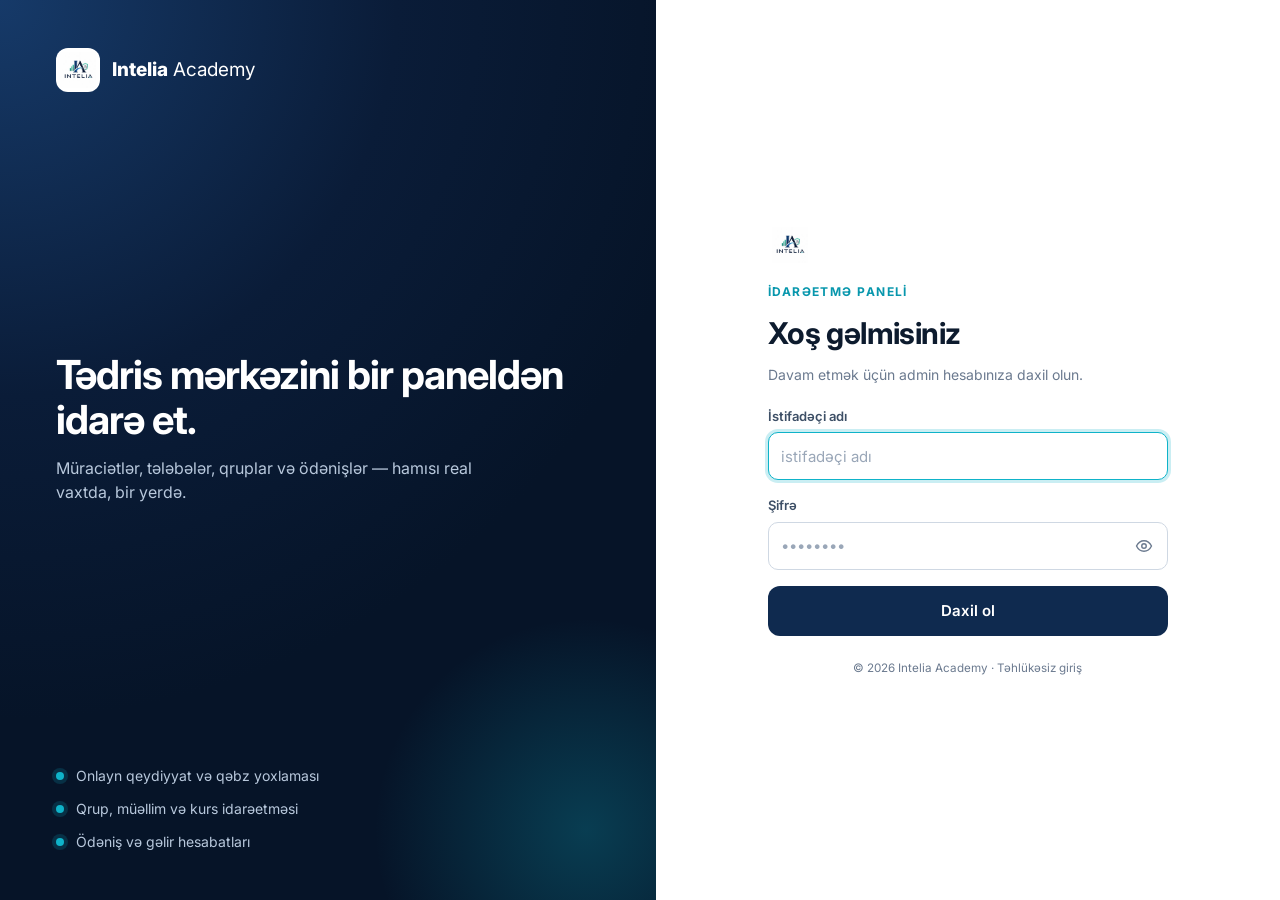
<file: index.html>
<!DOCTYPE html>
<html lang="az">
<head>
  <meta charset="UTF-8">
  <meta name="viewport" content="width=device-width, initial-scale=1.0">
  <meta name="theme-color" content="#0a1c38">
  <meta name="robots" content="noindex, nofollow">
  <title>Admin Panel — Intelia Academy</title>
  <link rel="icon" type="image/png" href="assets/logo.png">
  <link rel="preconnect" href="https://fonts.googleapis.com">
  <link rel="preconnect" href="https://fonts.gstatic.com" crossorigin>
  <link href="https://fonts.googleapis.com/css2?family=Inter:wght@400;500;600;700;800&display=swap" rel="stylesheet">
  <link rel="stylesheet" href="common.css">
  <link rel="stylesheet" href="style.css">
</head>
<body>

<!-- ============ LOGIN ============ -->
<div id="loginPage" class="login-page hidden">
  <section class="login-brand">
    <div class="login-brand-inner">
      <div class="brand-row">
        <span class="logo-chip"><img src="assets/logo.png" alt=""></span>
        <span><b>Intelia</b> Academy</span>
      </div>
      <div>
        <h1>Tədris mərkəzini bir paneldən idarə et.</h1>
        <p>Müraciətlər, tələbələr, qruplar və ödənişlər — hamısı real vaxtda, bir yerdə.</p>
      </div>
      <ul class="login-points">
        <li>Onlayn qeydiyyat və qəbz yoxlaması</li>
        <li>Qrup, müəllim və kurs idarəetməsi</li>
        <li>Ödəniş və gəlir hesabatları</li>
      </ul>
    </div>
  </section>

  <section class="login-panel">
    <form class="login-box" id="loginForm" novalidate>
      <span class="logo-chip mobile-only"><img src="assets/logo.png" alt="Intelia Academy"></span>
      <span class="eyebrow">İdarəetmə paneli</span>
      <h2>Xoş gəlmisiniz</h2>
      <p class="muted">Davam etmək üçün admin hesabınıza daxil olun.</p>

      <div class="field">
        <label for="username">İstifadəçi adı</label>
        <input class="input input-lg" id="username" name="username" autocomplete="username" autocapitalize="none" spellcheck="false" placeholder="istifadəçi adı" required>
      </div>
      <div class="field">
        <label for="password">Şifrə</label>
        <div class="password-wrap">
          <input class="input input-lg" id="password" name="password" type="password" autocomplete="current-password" placeholder="••••••••" required>
          <button type="button" class="pw-toggle" id="pwToggle" aria-label="Şifrəni göstər"></button>
        </div>
      </div>

      <div id="loginError"></div>

      <button class="btn btn-dark btn-lg btn-block" id="loginBtn" type="submit">Daxil ol</button>
      <small class="login-foot">© <span class="year"></span> Intelia Academy · Təhlükəsiz giriş</small>
    </form>
  </section>
</div>

<!-- ============ APP ============ -->
<div id="app" class="app hidden">

  <aside class="sidebar" id="sidebar">
    <div class="brand">
      <span class="logo-chip"><img src="assets/logo.png" alt=""></span>
      <div><b>Intelia</b><small>Academy CRM</small></div>
    </div>

    <nav class="nav" id="nav"></nav>

    <div class="sidebar-foot">
      <button class="nav-item" id="logoutBtn" type="button"></button>
    </div>
  </aside>
  <div class="sidebar-backdrop" id="backdrop"></div>

  <main class="main">
    <header class="topbar">
      <button class="btn btn-ghost btn-icon menu-btn" id="menuBtn" type="button" aria-label="Menyu"></button>
      <div class="topbar-title">
        <h1 id="pageTitle">Dashboard</h1>
        <p id="pageSub"></p>
      </div>
      <div class="topbar-actions">
        <button class="btn btn-outline btn-sm hide-sm" id="copyLinkBtn" type="button"></button>
        <div class="admin-chip">
          <div class="avatar" id="adminAvatar">A</div>
          <div class="hide-sm"><b id="adminName">Admin</b><small id="adminRole"></small></div>
        </div>
      </div>
    </header>

    <div id="content" class="content"></div>
  </main>
</div>

<div id="modalRoot"></div>

<script src="common.js"></script>
<script src="script.js"></script>
</body>
</html>
</file>
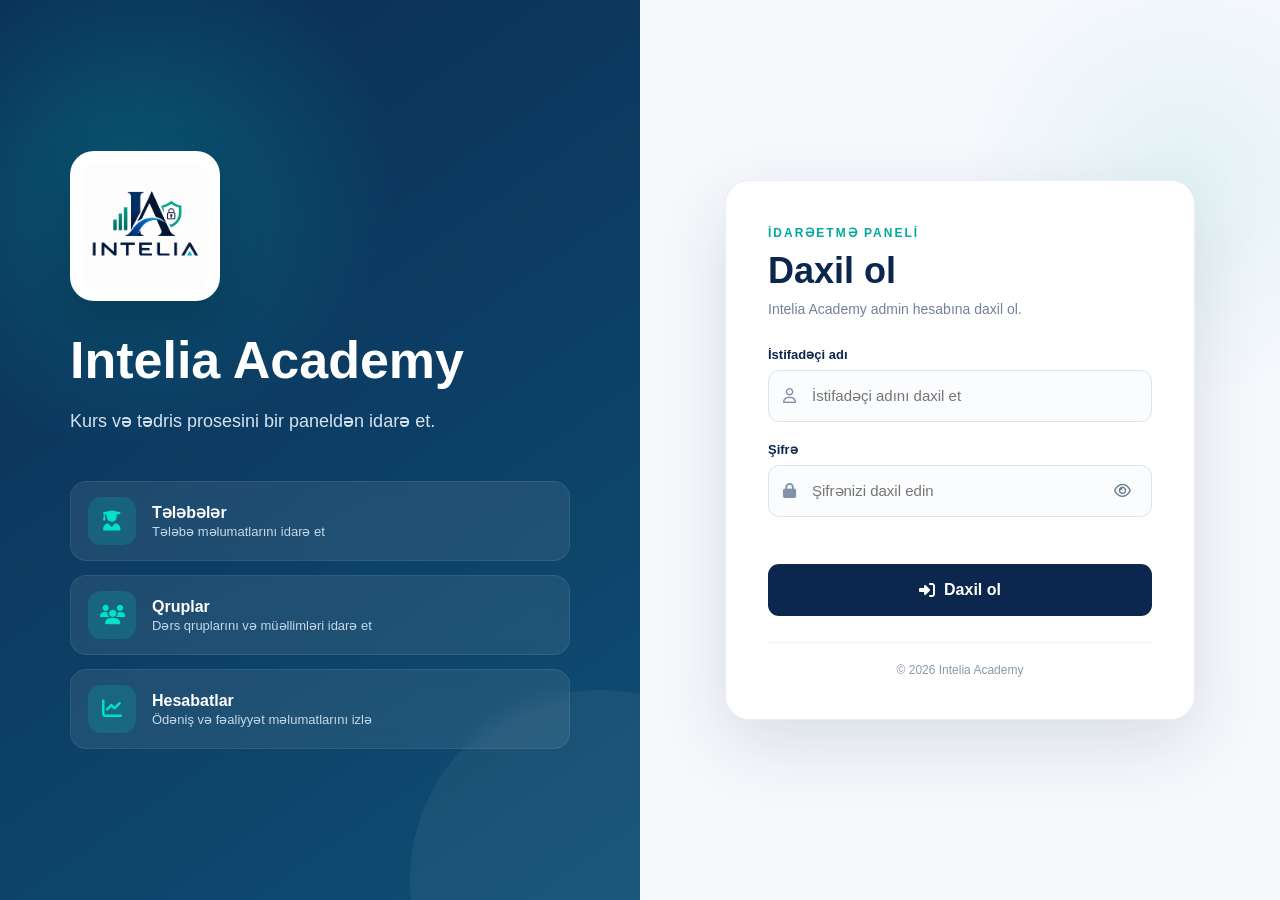
<file: legacy-site/index.html>
<!DOCTYPE html>
<html lang="az">
<head>
  <meta charset="UTF-8">
  <meta name="viewport" content="width=device-width, initial-scale=1.0">

  <title>Intelia Academy - Giriş</title>

  <link rel="stylesheet" href="./login.css">

  <link
    rel="stylesheet"
    href="https://cdnjs.cloudflare.com/ajax/libs/font-awesome/6.5.2/css/all.min.css"
  >
</head>

<body>

  <div class="login-page">

    <section class="login-left">

      <div class="brand-box">

        <img
          src="./assets/logo.png"
          alt="Intelia Academy"
          class="login-logo"
        >

        <h1>
          Intelia Academy
        </h1>

        <p>
          Kurs və tədris prosesini bir paneldən idarə et.
        </p>

      </div>


      <div class="feature-list">

        <div class="feature-item">

          <div class="feature-icon">
            <i class="fa-solid fa-user-graduate"></i>
          </div>

          <div>
            <strong>Tələbələr</strong>
            <span>Tələbə məlumatlarını idarə et</span>
          </div>

        </div>


        <div class="feature-item">

          <div class="feature-icon">
            <i class="fa-solid fa-users"></i>
          </div>

          <div>
            <strong>Qruplar</strong>
            <span>Dərs qruplarını və müəllimləri idarə et</span>
          </div>

        </div>


        <div class="feature-item">

          <div class="feature-icon">
            <i class="fa-solid fa-chart-line"></i>
          </div>

          <div>
            <strong>Hesabatlar</strong>
            <span>Ödəniş və fəaliyyət məlumatlarını izlə</span>
          </div>

        </div>

      </div>

    </section>


    <section class="login-right">

      <div class="login-card">

        <div class="login-heading">

          <span>
            İDARƏETMƏ PANELİ
          </span>

          <h2>
            Daxil ol
          </h2>

          <p>
            Intelia Academy admin hesabına daxil ol.
          </p>

        </div>


        <form id="loginForm">

          <div class="form-group">

            <label for="username">
              İstifadəçi adı
            </label>

            <div class="input-wrap">

              <i class="fa-regular fa-user"></i>

              <input
                id="username"
                type="text"
                placeholder="İstifadəçi adını daxil et"
                autocomplete="username"
                required
              >

            </div>

          </div>


          <div class="form-group">

            <label for="password">
              Şifrə
            </label>

            <div class="input-wrap">

              <i class="fa-solid fa-lock"></i>

              <input
                id="password"
                type="password"
                placeholder="Şifrənizi daxil edin"
                autocomplete="current-password"
                required
              >

              <button
                type="button"
                id="togglePassword"
                class="password-toggle"
                aria-label="Şifrəni göstər"
              >
                <i class="fa-regular fa-eye"></i>
              </button>

            </div>

          </div>


          <p
            id="loginError"
            class="login-error"
          ></p>


          <button
            type="submit"
            class="login-button"
          >
            <i class="fa-solid fa-right-to-bracket"></i>
            Daxil ol
          </button>

        </form>


        <div class="login-footer">
          <p>
            © 2026 Intelia Academy
          </p>
        </div>

      </div>

    </section>

  </div>


  <script src="./login.js"></script>

</body>
</html>
</file>
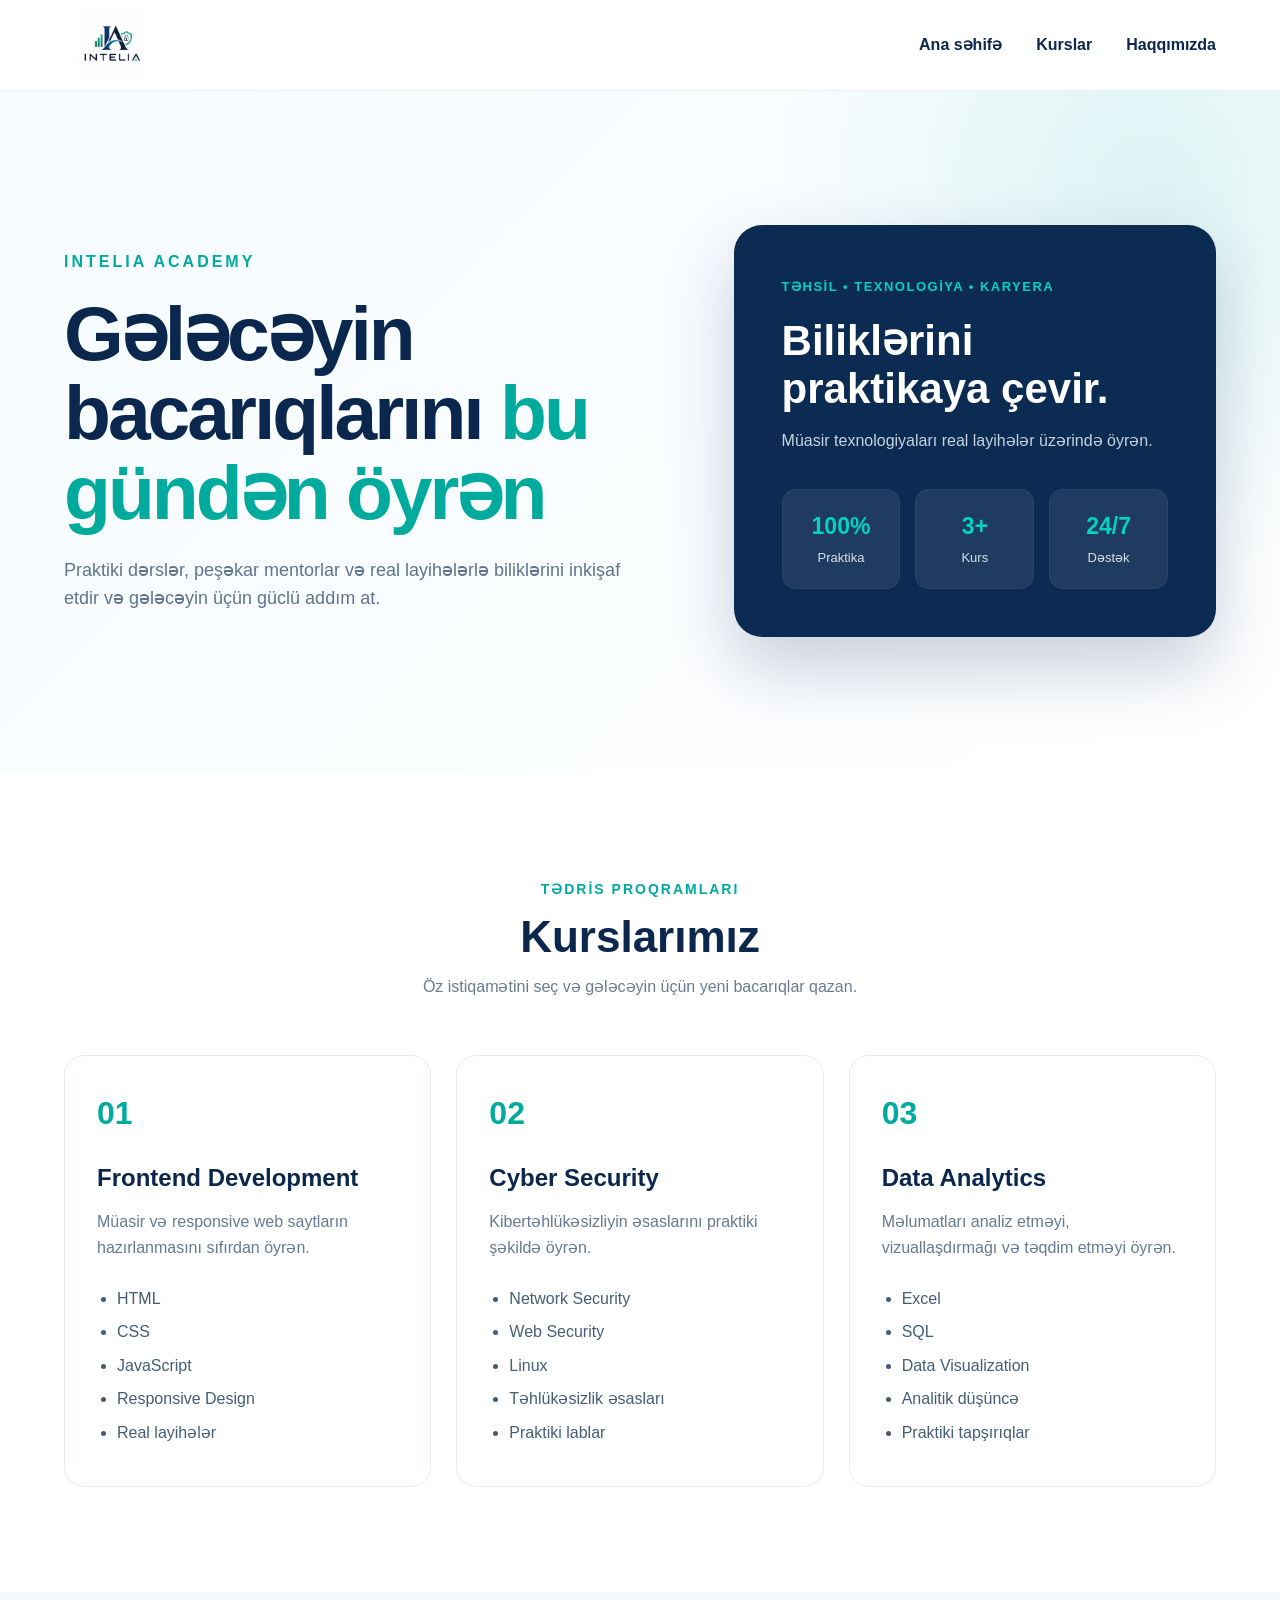
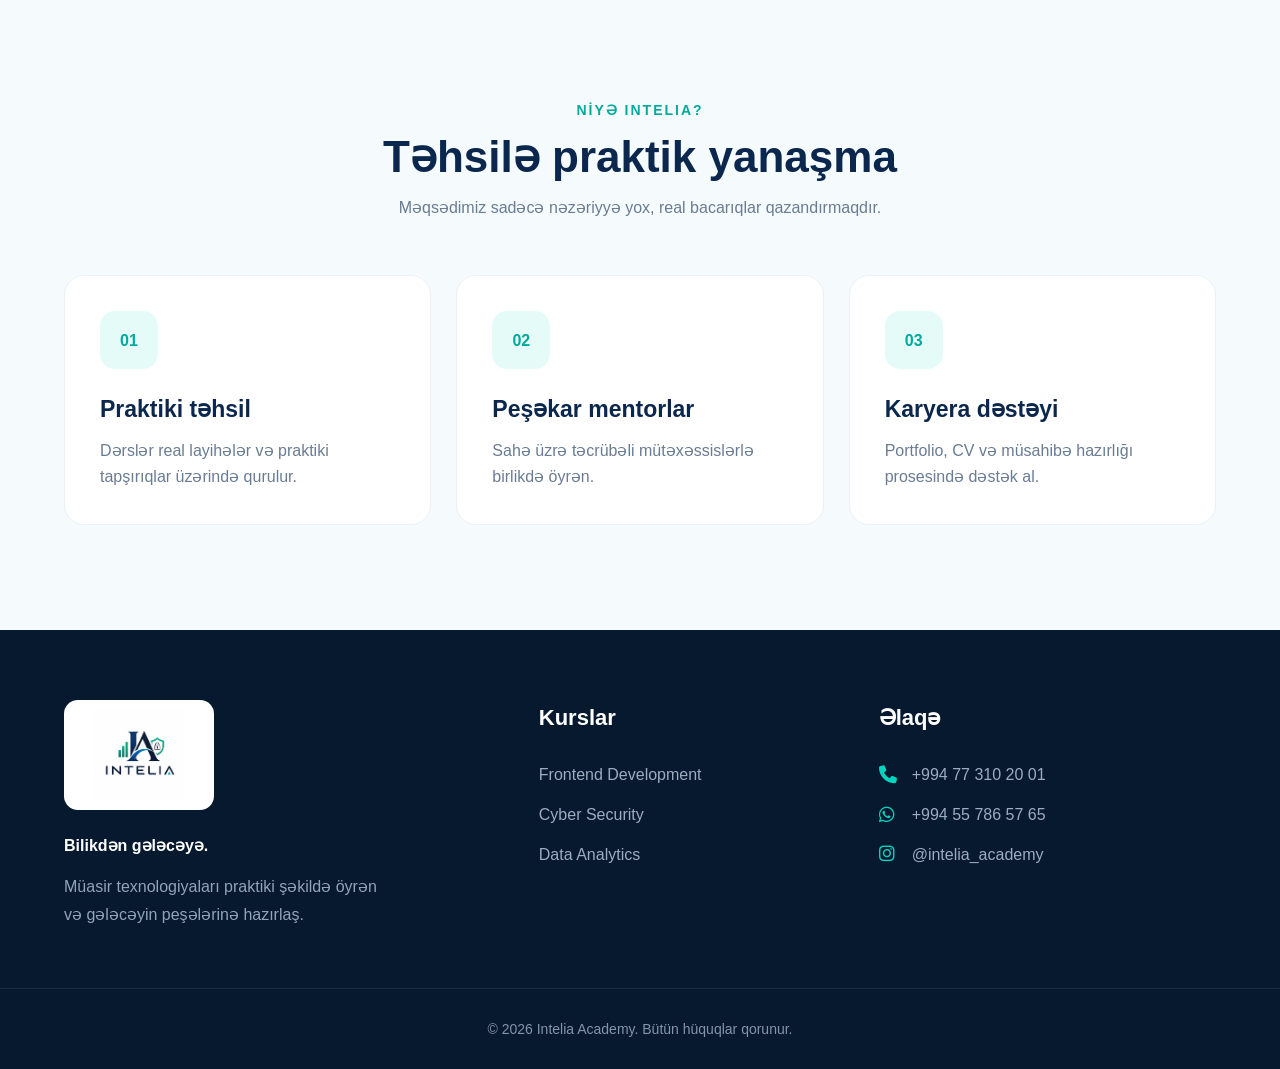
<file: home.html>
<!DOCTYPE html>
<html lang="az">
<head>
  <meta charset="UTF-8">
  <meta name="viewport" content="width=device-width, initial-scale=1.0">

  <title>Intelia Academy</title>

  <link rel="stylesheet" href="./styles.css">

  <link
    rel="stylesheet"
    href="https://cdnjs.cloudflare.com/ajax/libs/font-awesome/6.5.2/css/all.min.css"
  >
</head>

<body>

  <header class="header">
    <div class="container navbar">

      <a href="#home" class="logo">
        <img src="./assets/logo.png" alt="Intelia Academy">
      </a>

      <nav class="nav-links" id="navLinks">
        <a href="#home">Ana səhifə</a>
        <a href="#courses">Kurslar</a>
        <a href="#about">Haqqımızda</a>
      </nav>

      <button class="menu-btn" id="menuBtn" aria-label="Menyu">
        <i class="fa-solid fa-bars"></i>
      </button>

    </div>
  </header>


  <main>

    <!-- HERO -->
    <section class="hero" id="home">

      <div class="container hero-grid">

        <div class="hero-text">

          <span class="badge">
            INTELIA ACADEMY
          </span>

          <h1>
            Gələcəyin bacarıqlarını
            <span>bu gündən öyrən</span>
          </h1>

          <p>
            Praktiki dərslər, peşəkar mentorlar və real layihələrlə
            biliklərini inkişaf etdir və gələcəyin üçün güclü addım at.
          </p>

        </div>


        <div class="hero-panel">

          <span class="panel-small">
            TƏHSİL • TEXNOLOGİYA • KARYERA
          </span>

          <h2>
            Biliklərini praktikaya çevir.
          </h2>

          <p>
            Müasir texnologiyaları real layihələr üzərində öyrən.
          </p>

          <div class="stats">

            <div class="stat">
              <strong>100%</strong>
              <span>Praktika</span>
            </div>

            <div class="stat">
              <strong>3+</strong>
              <span>Kurs</span>
            </div>

            <div class="stat">
              <strong>24/7</strong>
              <span>Dəstək</span>
            </div>

          </div>

        </div>

      </div>

    </section>


    <!-- COURSES -->
    <section class="section" id="courses">

      <div class="container">

        <div class="section-heading">

          <span>TƏDRİS PROQRAMLARI</span>

          <h2>
            Kurslarımız
          </h2>

          <p>
            Öz istiqamətini seç və gələcəyin üçün yeni bacarıqlar qazan.
          </p>

        </div>


        <div class="course-grid">

          <article class="course-card">

            <div class="course-number">
              01
            </div>

            <h3>
              Frontend Development
            </h3>

            <p>
              Müasir və responsive web saytların hazırlanmasını sıfırdan öyrən.
            </p>

            <ul>
              <li>HTML</li>
              <li>CSS</li>
              <li>JavaScript</li>
              <li>Responsive Design</li>
              <li>Real layihələr</li>
            </ul>

          </article>


          <article class="course-card">

            <div class="course-number">
              02
            </div>

            <h3>
              Cyber Security
            </h3>

            <p>
              Kibertəhlükəsizliyin əsaslarını praktiki şəkildə öyrən.
            </p>

            <ul>
              <li>Network Security</li>
              <li>Web Security</li>
              <li>Linux</li>
              <li>Təhlükəsizlik əsasları</li>
              <li>Praktiki lablar</li>
            </ul>

          </article>


          <article class="course-card">

            <div class="course-number">
              03
            </div>

            <h3>
              Data Analytics
            </h3>

            <p>
              Məlumatları analiz etməyi, vizuallaşdırmağı və təqdim etməyi öyrən.
            </p>

            <ul>
              <li>Excel</li>
              <li>SQL</li>
              <li>Data Visualization</li>
              <li>Analitik düşüncə</li>
              <li>Praktiki tapşırıqlar</li>
            </ul>

          </article>

        </div>

      </div>

    </section>


    <!-- ABOUT -->
    <section class="section about" id="about">

      <div class="container">

        <div class="section-heading">

          <span>
            NİYƏ INTELIA?
          </span>

          <h2>
            Təhsilə praktik yanaşma
          </h2>

          <p>
            Məqsədimiz sadəcə nəzəriyyə yox, real bacarıqlar qazandırmaqdır.
          </p>

        </div>


        <div class="feature-grid">

          <article class="feature-card">

            <div class="feature-number">
              01
            </div>

            <h3>
              Praktiki təhsil
            </h3>

            <p>
              Dərslər real layihələr və praktiki tapşırıqlar üzərində qurulur.
            </p>

          </article>


          <article class="feature-card">

            <div class="feature-number">
              02
            </div>

            <h3>
              Peşəkar mentorlar
            </h3>

            <p>
              Sahə üzrə təcrübəli mütəxəssislərlə birlikdə öyrən.
            </p>

          </article>


          <article class="feature-card">

            <div class="feature-number">
              03
            </div>

            <h3>
              Karyera dəstəyi
            </h3>

            <p>
              Portfolio, CV və müsahibə hazırlığı prosesində dəstək al.
            </p>

          </article>

        </div>

      </div>

    </section>

  </main>


  <!-- FOOTER -->
  <footer class="footer">

    <div class="container footer-grid">

      <div class="footer-brand">

        <img
          src="./assets/logo.png"
          alt="Intelia Academy"
          class="footer-logo"
        >

        <p>
          Bilikdən gələcəyə.
        </p>

        <p class="footer-description">
          Müasir texnologiyaları praktiki şəkildə öyrən və gələcəyin
          peşələrinə hazırlaş.
        </p>

      </div>


      <div class="footer-column">

        <h3>
          Kurslar
        </h3>

        <a href="#courses">
          Frontend Development
        </a>

        <a href="#courses">
          Cyber Security
        </a>

        <a href="#courses">
          Data Analytics
        </a>

      </div>


      <div class="footer-column footer-contact">

        <h3>
          Əlaqə
        </h3>

        <a href="tel:+994773102001">
          <i class="fa-solid fa-phone"></i>
          +994 77 310 20 01
        </a>

        <a
          href="https://wa.me/994557865765"
          target="_blank"
          rel="noopener noreferrer"
        >
          <i class="fa-brands fa-whatsapp"></i>
          +994 55 786 57 65
        </a>

        <a
          href="https://instagram.com/intelia_academy"
          target="_blank"
          rel="noopener noreferrer"
        >
          <i class="fa-brands fa-instagram"></i>
          @intelia_academy
        </a>

      </div>

    </div>


    <div class="footer-bottom">

      <div class="container footer-bottom-content">

        <p>
          © 2026 Intelia Academy. Bütün hüquqlar qorunur.
        </p>

      </div>

    </div>

  </footer>


  <script src="./script.js"></script>

</body>
</html>
</file>
<file: common.css>
/* Intelia Academy — ortaq dizayn sistemi (admin panel + qeydiyyat) */

:root {
  --navy-950: #061428;
  --navy-900: #0a1c38;
  --navy-800: #0f2a4f;
  --navy-700: #163a69;
  --blue-600: #1f4fa0;
  --cyan-700: #0a7f92;
  --cyan-600: #0897ad;
  --cyan-500: #0fb3c9;
  --cyan-100: #d5f4f8;
  --cyan-50: #ecfafc;
  --green-600: #138a68;
  --green-50: #e7f6f0;
  --amber-600: #b26b00;
  --amber-50: #fff5e0;
  --red-600: #c7354d;
  --red-50: #fdecef;
  --violet-600: #5a4fcf;
  --violet-50: #efedfd;

  --bg: #f3f6fa;
  --surface: #ffffff;
  --surface-2: #f7f9fc;
  --border: #e2e8f0;
  --border-strong: #cfd8e3;
  --text: #0d1b2e;
  --text-2: #3d4f66;
  --muted: #6b7a8f;

  --radius-sm: 8px;
  --radius: 12px;
  --radius-lg: 16px;
  --shadow-sm: 0 1px 2px rgba(10, 28, 56, .06);
  --shadow: 0 1px 3px rgba(10, 28, 56, .06), 0 8px 24px rgba(10, 28, 56, .06);
  --shadow-lg: 0 24px 64px rgba(6, 20, 40, .22);
  --ring: 0 0 0 3px rgba(15, 179, 201, .22);

  --font: "Inter", "Segoe UI", system-ui, -apple-system, Roboto, Arial, sans-serif;
}

*, *::before, *::after { box-sizing: border-box; }

html { -webkit-text-size-adjust: 100%; }

body {
  margin: 0;
  font-family: var(--font);
  font-size: 14px;
  line-height: 1.5;
  color: var(--text);
  background: var(--bg);
  -webkit-font-smoothing: antialiased;
}

button, input, select, textarea { font: inherit; color: inherit; }
img { max-width: 100%; display: block; }
a { color: var(--cyan-700); text-decoration: none; }
a:hover { text-decoration: underline; }
.hidden { display: none !important; }
.sr-only { position: absolute; width: 1px; height: 1px; overflow: hidden; clip: rect(0 0 0 0); white-space: nowrap; }

.icon { width: 18px; height: 18px; flex-shrink: 0; stroke: currentColor; fill: none; stroke-width: 1.9; stroke-linecap: round; stroke-linejoin: round; }
.icon-sm { width: 15px; height: 15px; }
.icon-lg { width: 22px; height: 22px; }

/* ---------- Buttons ---------- */

.btn {
  display: inline-flex; align-items: center; justify-content: center; gap: 8px;
  height: 40px; padding: 0 16px;
  border-radius: 10px; border: 1px solid transparent;
  font-weight: 600; font-size: 14px; white-space: nowrap;
  cursor: pointer; transition: background .15s, border-color .15s, box-shadow .15s, color .15s;
  text-decoration: none !important;
}
.btn:focus-visible { outline: none; box-shadow: var(--ring); }
.btn:disabled { opacity: .55; cursor: not-allowed; }
.btn-primary { background: var(--cyan-600); color: #fff; }
.btn-primary:hover:not(:disabled) { background: var(--cyan-700); }
.btn-dark { background: var(--navy-800); color: #fff; }
.btn-dark:hover:not(:disabled) { background: var(--navy-700); }
.btn-outline { background: var(--surface); border-color: var(--border-strong); color: var(--text-2); }
.btn-outline:hover:not(:disabled) { background: var(--surface-2); border-color: var(--muted); color: var(--text); }
.btn-ghost { background: transparent; color: var(--text-2); }
.btn-ghost:hover:not(:disabled) { background: var(--surface-2); color: var(--text); }
.btn-success { background: var(--green-600); color: #fff; }
.btn-success:hover:not(:disabled) { background: #0f7356; }
.btn-danger { background: var(--red-600); color: #fff; }
.btn-danger:hover:not(:disabled) { background: #a92a40; }
.btn-danger-soft { background: var(--red-50); color: var(--red-600); }
.btn-danger-soft:hover:not(:disabled) { background: #f9d9df; }
.btn-sm { height: 32px; padding: 0 11px; font-size: 13px; border-radius: 8px; gap: 6px; }
.btn-lg { height: 50px; padding: 0 22px; font-size: 15px; border-radius: 12px; }
.btn-block { width: 100%; }
.btn-icon { width: 34px; height: 34px; padding: 0; border-radius: 8px; }

.spinner {
  width: 16px; height: 16px; border-radius: 50%;
  border: 2px solid currentColor; border-right-color: transparent;
  animation: spin .7s linear infinite; display: inline-block;
}
@keyframes spin { to { transform: rotate(360deg); } }

/* ---------- Forms ---------- */

.field { display: flex; flex-direction: column; gap: 6px; min-width: 0; }
.field > label, .label { font-size: 13px; font-weight: 600; color: var(--text-2); }
.field .req { color: var(--red-600); }
.hint { font-size: 12px; color: var(--muted); }

.input, .select, .textarea {
  width: 100%; height: 42px; padding: 0 12px;
  background: var(--surface); border: 1px solid var(--border-strong); border-radius: 10px;
  outline: none; transition: border-color .15s, box-shadow .15s; font-size: 14px;
}
.textarea { height: auto; min-height: 90px; padding: 10px 12px; resize: vertical; }
.select {
  appearance: none; padding-right: 34px; cursor: pointer;
  background-image: url("data:image/svg+xml,%3Csvg xmlns='http://www.w3.org/2000/svg' width='12' height='12' viewBox='0 0 24 24' fill='none' stroke='%236b7a8f' stroke-width='2.4' stroke-linecap='round' stroke-linejoin='round'%3E%3Cpath d='m6 9 6 6 6-6'/%3E%3C/svg%3E");
  background-repeat: no-repeat; background-position: right 12px center;
}
.input:focus, .select:focus, .textarea:focus { border-color: var(--cyan-500); box-shadow: var(--ring); }
.input::placeholder, .textarea::placeholder { color: #9aa7b8; }
.field.invalid .input, .field.invalid .select, .field.invalid .textarea { border-color: var(--red-600); }
.field.invalid .input:focus, .field.invalid .select:focus { box-shadow: 0 0 0 3px rgba(199, 53, 77, .16); }
.field-error { font-size: 12px; color: var(--red-600); min-height: 0; }
.field-error:empty { display: none; }

.form-grid { display: grid; grid-template-columns: repeat(2, minmax(0, 1fr)); gap: 16px; }
.form-grid .full { grid-column: 1 / -1; }

.switch { display: inline-flex; align-items: center; gap: 10px; cursor: pointer; user-select: none; font-weight: 500; }
.switch input { position: absolute; opacity: 0; pointer-events: none; }
.switch .track { width: 38px; height: 22px; border-radius: 99px; background: var(--border-strong); position: relative; transition: background .15s; flex-shrink: 0; }
.switch .track::after { content: ""; position: absolute; top: 3px; left: 3px; width: 16px; height: 16px; border-radius: 50%; background: #fff; box-shadow: var(--shadow-sm); transition: transform .15s; }
.switch input:checked + .track { background: var(--cyan-600); }
.switch input:checked + .track::after { transform: translateX(16px); }
.switch input:focus-visible + .track { box-shadow: var(--ring); }

.alert { display: flex; gap: 10px; align-items: flex-start; padding: 12px 14px; border-radius: 10px; font-size: 13.5px; }
.alert-error { background: var(--red-50); color: #8e1f33; }
.alert-info { background: var(--cyan-50); color: #075a68; }
.alert-success { background: var(--green-50); color: #0c5c45; }
.alert-warning { background: var(--amber-50); color: #7a4a00; }

/* ---------- Badges ---------- */

.badge {
  display: inline-flex; align-items: center; gap: 6px;
  height: 24px; padding: 0 10px; border-radius: 99px;
  font-size: 12px; font-weight: 600; white-space: nowrap;
  background: var(--surface-2); color: var(--text-2);
}
.badge::before { content: ""; width: 6px; height: 6px; border-radius: 50%; background: currentColor; opacity: .85; }
.badge.no-dot::before { display: none; }
.badge-cyan { background: var(--cyan-50); color: var(--cyan-700); }
.badge-blue { background: #e9f0fb; color: var(--blue-600); }
.badge-violet { background: var(--violet-50); color: var(--violet-600); }
.badge-green { background: var(--green-50); color: var(--green-600); }
.badge-amber { background: var(--amber-50); color: var(--amber-600); }
.badge-red { background: var(--red-50); color: var(--red-600); }
.badge-gray { background: #eef1f5; color: var(--muted); }

/* ---------- Toast ---------- */

.toast-stack { position: fixed; z-index: 1000; right: 20px; bottom: 20px; display: flex; flex-direction: column; gap: 10px; max-width: calc(100vw - 32px); }
.toast {
  display: flex; align-items: center; gap: 10px; min-width: 260px; max-width: 420px;
  padding: 12px 16px; border-radius: 12px; background: var(--navy-900); color: #fff;
  box-shadow: var(--shadow-lg); font-size: 14px; animation: toast-in .2s ease-out;
}
.toast.success .icon { color: #4fd1a8; }
.toast.error { background: #6e1426; }
.toast.error .icon { color: #ffb3c0; }
@keyframes toast-in { from { opacity: 0; transform: translateY(8px); } }

@media (max-width: 640px) {
  .form-grid { grid-template-columns: 1fr; }
  .toast-stack { left: 16px; right: 16px; bottom: 16px; }
  .toast { min-width: 0; max-width: none; }
}
</file>
<file: style.css>
/* Intelia Academy — admin panel */

.muted { color: var(--muted); }
.mobile-only { display: none; }
.logo-chip { width: 44px; height: 44px; border-radius: 12px; background: #fff; display: grid; place-items: center; padding: 4px; flex-shrink: 0; }
.logo-chip img { width: 100%; height: 100%; object-fit: contain; }
.eyebrow { font-size: 12px; font-weight: 700; letter-spacing: .12em; text-transform: uppercase; color: var(--cyan-600); }

/* ================= LOGIN ================= */

.login-page { min-height: 100vh; display: grid; grid-template-columns: 1.05fr 1fr; background: var(--surface); }
.login-brand {
  position: relative; overflow: hidden; color: #b8c8dc;
  background: radial-gradient(110% 80% at 0% 0%, #163a69 0%, var(--navy-900) 55%, var(--navy-950) 100%);
}
.login-brand::after { content: ""; position: absolute; right: -160px; bottom: -160px; width: 460px; height: 460px; border-radius: 50%; background: radial-gradient(circle, rgba(15, 179, 201, .26), transparent 65%); }
.login-brand-inner { position: relative; z-index: 1; height: 100%; display: flex; flex-direction: column; justify-content: space-between; gap: 48px; padding: 48px 56px; max-width: 640px; }
.brand-row { display: flex; align-items: center; gap: 12px; color: #fff; font-size: 19px; }
.brand-row b { font-weight: 800; }
.login-brand h1 { color: #fff; font-size: 40px; line-height: 1.12; letter-spacing: -.025em; margin: 0 0 14px; }
.login-brand p { font-size: 16px; margin: 0; max-width: 460px; }
.login-points { list-style: none; padding: 0; margin: 0; display: grid; gap: 12px; }
.login-points li { display: flex; align-items: center; gap: 12px; }
.login-points li::before { content: ""; width: 8px; height: 8px; border-radius: 50%; background: var(--cyan-500); box-shadow: 0 0 0 4px rgba(15, 179, 201, .18); }

.login-panel { display: grid; place-items: center; padding: 40px 24px; }
.login-box { width: min(400px, 100%); display: flex; flex-direction: column; gap: 16px; }
.login-box h2 { font-size: 30px; letter-spacing: -.02em; margin: -6px 0 -8px; }
.login-box p { margin: 0 0 6px; }
.input-lg { height: 48px; font-size: 15px; }
.password-wrap { position: relative; }
.password-wrap .input { padding-right: 48px; }
.pw-toggle { position: absolute; right: 6px; top: 50%; transform: translateY(-50%); width: 36px; height: 36px; border: 0; background: transparent; border-radius: 8px; color: var(--muted); cursor: pointer; display: grid; place-items: center; }
.pw-toggle:hover { background: var(--surface-2); color: var(--text); }
.login-foot { text-align: center; color: var(--muted); margin-top: 8px; }
#loginError:empty { display: none; }

/* ================= LAYOUT ================= */

.app { min-height: 100vh; display: flex; }

.sidebar {
  width: 256px; flex-shrink: 0; height: 100vh; position: sticky; top: 0;
  display: flex; flex-direction: column;
  background: linear-gradient(180deg, var(--navy-900) 0%, var(--navy-950) 100%);
  color: #b3c3d7; padding: 18px 14px; overflow-y: auto; z-index: 40;
}
.brand { display: flex; align-items: center; gap: 12px; padding: 4px 8px 18px; border-bottom: 1px solid rgba(255, 255, 255, .07); margin-bottom: 14px; }
.brand .logo-chip { width: 40px; height: 40px; border-radius: 10px; }
.brand b { display: block; color: #fff; font-size: 17px; font-weight: 800; line-height: 1.2; }
.brand small { color: #7f93ad; font-size: 12px; }

.nav { display: flex; flex-direction: column; gap: 2px; }
.nav-label { font-size: 11px; font-weight: 700; letter-spacing: .1em; text-transform: uppercase; color: #5f7593; padding: 14px 12px 6px; }
.nav-item {
  display: flex; align-items: center; gap: 12px; width: 100%;
  padding: 0 12px; height: 40px; border: 0; border-radius: 9px;
  background: transparent; color: #b3c3d7; font-size: 14px; font-weight: 500; text-align: left;
  cursor: pointer; text-decoration: none !important; transition: background .15s, color .15s;
}
.nav-item:hover { background: rgba(255, 255, 255, .06); color: #fff; }
.nav-item.active { background: rgba(15, 179, 201, .14); color: #fff; box-shadow: inset 3px 0 0 var(--cyan-500); }
.nav-item.active .icon { color: var(--cyan-500); }
.nav-item .count { margin-left: auto; min-width: 22px; height: 20px; padding: 0 7px; border-radius: 99px; background: var(--cyan-500); color: var(--navy-950); font-size: 11.5px; font-weight: 800; display: grid; place-items: center; }
.nav-item .count.warn { background: #f5b544; }
.sidebar-foot { margin-top: auto; padding-top: 14px; border-top: 1px solid rgba(255, 255, 255, .07); }
.sidebar-backdrop { display: none; }

.main { flex: 1; min-width: 0; display: flex; flex-direction: column; }
.topbar {
  position: sticky; top: 0; z-index: 30; display: flex; align-items: center; gap: 14px;
  padding: 14px 32px; background: rgba(243, 246, 250, .88); backdrop-filter: blur(10px);
  border-bottom: 1px solid var(--border);
}
.menu-btn { display: none; }
.topbar-title { flex: 1; min-width: 0; }
.topbar-title h1 { font-size: 20px; margin: 0; letter-spacing: -.01em; line-height: 1.3; }
.topbar-title p { margin: 0; font-size: 13px; color: var(--muted); white-space: nowrap; overflow: hidden; text-overflow: ellipsis; }
.topbar-actions { display: flex; align-items: center; gap: 12px; }
.admin-chip { display: flex; align-items: center; gap: 10px; padding: 4px 12px 4px 4px; border-radius: 99px; background: var(--surface); border: 1px solid var(--border); }
.admin-chip b { display: block; font-size: 13px; line-height: 1.2; }
.admin-chip small { font-size: 11.5px; color: var(--muted); }
.avatar { width: 34px; height: 34px; border-radius: 50%; display: grid; place-items: center; background: linear-gradient(135deg, var(--cyan-500), var(--blue-600)); color: #fff; font-weight: 700; font-size: 13px; flex-shrink: 0; }
.avatar.soft { background: var(--cyan-50); color: var(--cyan-700); }

.content { padding: 26px 32px 48px; max-width: 1440px; width: 100%; }

/* ================= GENERIC ================= */

.panel { background: var(--surface); border: 1px solid var(--border); border-radius: var(--radius-lg); box-shadow: var(--shadow-sm); min-width: 0; }
.panel-head { display: flex; align-items: center; justify-content: space-between; gap: 12px; padding: 16px 20px; border-bottom: 1px solid var(--border); }
.panel-head h3 { margin: 0; font-size: 15px; }
.panel-head p { margin: 2px 0 0; font-size: 12.5px; color: var(--muted); }
.panel-body { padding: 20px; }

.toolbar { display: flex; flex-wrap: wrap; align-items: center; gap: 10px; margin-bottom: 16px; }
.toolbar .grow { flex: 1; }
.search-box { position: relative; flex: 1 1 260px; max-width: 420px; }
.search-box .icon { position: absolute; left: 12px; top: 50%; transform: translateY(-50%); color: var(--muted); width: 17px; height: 17px; }
.search-box .input { padding-left: 38px; }
.toolbar .select { width: auto; min-width: 150px; max-width: 220px; }

.tabs { display: flex; gap: 4px; padding: 4px; background: #e9eef5; border-radius: 11px; overflow-x: auto; scrollbar-width: none; max-width: 100%; }
.tabs::-webkit-scrollbar { display: none; }
.tab { height: 32px; padding: 0 12px; border: 0; border-radius: 8px; background: transparent; color: var(--text-2); font-weight: 600; font-size: 13px; cursor: pointer; white-space: nowrap; display: inline-flex; align-items: center; gap: 6px; }
.tab:hover { color: var(--text); }
.tab.active { background: var(--surface); color: var(--text); box-shadow: var(--shadow-sm); }
.tab .n { font-size: 11.5px; color: var(--muted); font-weight: 700; }

/* Table */
.table-wrap { overflow-x: auto; -webkit-overflow-scrolling: touch; }
table.table { width: 100%; border-collapse: collapse; font-size: 13.5px; }
.table th { text-align: left; font-size: 11.5px; font-weight: 700; letter-spacing: .05em; text-transform: uppercase; color: var(--muted); padding: 11px 16px; background: var(--surface-2); border-bottom: 1px solid var(--border); white-space: nowrap; }
.table td { padding: 12px 16px; border-bottom: 1px solid #edf1f6; vertical-align: middle; }
.table tbody tr:last-child td { border-bottom: 0; }
.table tbody tr { transition: background .1s; }
.table tbody tr.clickable { cursor: pointer; }
.table tbody tr:hover { background: #f8fafd; }
.table .num { text-align: right; font-variant-numeric: tabular-nums; white-space: nowrap; }
.table .actions { text-align: right; white-space: nowrap; }
.table .actions .btn + .btn { margin-left: 4px; }
.cell-main { display: flex; align-items: center; gap: 10px; min-width: 0; }
.cell-main b { display: block; font-weight: 600; white-space: nowrap; }
.cell-main small, .sub { display: block; color: var(--muted); font-size: 12px; white-space: nowrap; }
.table td.sub { display: table-cell; }
.nowrap { white-space: nowrap; }

.status-select { height: 30px; font-size: 12.5px; font-weight: 600; border-radius: 99px; padding: 0 30px 0 12px; background-position: right 10px center; width: auto; min-width: 150px; }

.empty { padding: 48px 20px; text-align: center; color: var(--muted); }
.empty .icon { width: 34px; height: 34px; margin: 0 auto 10px; color: var(--cyan-600); background: var(--cyan-50); border-radius: 12px; padding: 7px; }
.empty b { display: block; color: var(--text); font-size: 15px; margin-bottom: 4px; }
.empty .btn { margin-top: 14px; }

.pagination { display: flex; align-items: center; justify-content: space-between; gap: 12px; padding: 12px 16px; border-top: 1px solid var(--border); font-size: 13px; color: var(--muted); flex-wrap: wrap; }
.pagination .pager { display: flex; gap: 6px; align-items: center; }

.skeleton { background: linear-gradient(90deg, #edf1f6 25%, #f6f8fb 50%, #edf1f6 75%); background-size: 200% 100%; animation: shimmer 1.2s infinite; border-radius: 8px; }
@keyframes shimmer { to { background-position: -200% 0; } }

/* ================= DASHBOARD ================= */

.welcome { display: flex; align-items: center; justify-content: space-between; gap: 20px; padding: 22px 24px; border-radius: var(--radius-lg); margin-bottom: 20px; color: #c3d2e4;
  background: radial-gradient(120% 140% at 100% 0%, rgba(15, 179, 201, .35) 0%, transparent 45%), linear-gradient(135deg, var(--navy-900), var(--navy-700)); }
.welcome h2 { color: #fff; margin: 0 0 4px; font-size: 21px; letter-spacing: -.01em; }
.welcome p { margin: 0; font-size: 13.5px; }
.welcome .link-box { display: flex; align-items: center; gap: 8px; background: rgba(255, 255, 255, .08); border: 1px solid rgba(255, 255, 255, .12); border-radius: 12px; padding: 6px 6px 6px 14px; min-width: 0; }
.welcome .link-box code { color: #fff; font-family: inherit; font-size: 13px; white-space: nowrap; overflow: hidden; text-overflow: ellipsis; }
.welcome .btn-outline { background: #fff; border-color: #fff; color: var(--navy-900); }

.kpis { display: grid; grid-template-columns: repeat(4, minmax(0, 1fr)); gap: 16px; margin-bottom: 20px; }
.kpi { background: var(--surface); border: 1px solid var(--border); border-radius: var(--radius-lg); padding: 18px; display: flex; flex-direction: column; gap: 12px; box-shadow: var(--shadow-sm); text-decoration: none !important; color: inherit; transition: border-color .15s, transform .15s; }
a.kpi:hover { border-color: var(--cyan-500); transform: translateY(-1px); }
.kpi-top { display: flex; justify-content: space-between; align-items: center; color: var(--muted); font-size: 13px; font-weight: 600; }
.kpi-icon { width: 36px; height: 36px; border-radius: 10px; display: grid; place-items: center; background: var(--cyan-50); color: var(--cyan-700); }
.kpi-icon.navy { background: #e8eef7; color: var(--navy-700); }
.kpi-icon.amber { background: var(--amber-50); color: var(--amber-600); }
.kpi-icon.green { background: var(--green-50); color: var(--green-600); }
.kpi-value { font-size: 28px; font-weight: 800; letter-spacing: -.02em; line-height: 1; font-variant-numeric: tabular-nums; }
.kpi-sub { font-size: 12.5px; color: var(--muted); }

.grid-2 { display: grid; grid-template-columns: repeat(2, minmax(0, 1fr)); gap: 20px; }
.grid-3 { display: grid; grid-template-columns: repeat(3, minmax(0, 1fr)); gap: 16px; }

/* ================= CARDS (bank) ================= */

.bank-grid { display: grid; grid-template-columns: repeat(auto-fill, minmax(290px, 1fr)); gap: 18px; }
.bank-tile { border-radius: 18px; overflow: hidden; background: var(--surface); border: 1px solid var(--border); box-shadow: var(--shadow-sm); }
.bank-face { position: relative; padding: 20px; min-height: 170px; color: #fff; display: flex; flex-direction: column; justify-content: space-between;
  background: radial-gradient(120% 120% at 100% 0%, rgba(15, 179, 201, .45), transparent 55%), linear-gradient(135deg, var(--navy-800), var(--navy-950)); }
.bank-tile.inactive .bank-face { filter: grayscale(.9); opacity: .7; }
.bank-face .top { display: flex; justify-content: space-between; align-items: center; font-weight: 700; }
.bank-face .chip { width: 38px; height: 28px; border-radius: 6px; background: linear-gradient(135deg, #f5d38a, #c99a3b); opacity: .9; }
.bank-face .number { font-size: 19px; letter-spacing: .1em; font-weight: 600; font-variant-numeric: tabular-nums; }
.bank-face .holder { font-size: 12px; text-transform: uppercase; letter-spacing: .08em; color: #b9cbe0; }
.bank-meta { display: flex; justify-content: space-between; align-items: center; gap: 10px; padding: 12px 14px; }
.bank-meta .stats { font-size: 12.5px; color: var(--muted); }

/* ================= GROUPS ================= */

.group-grid { display: grid; grid-template-columns: repeat(auto-fill, minmax(310px, 1fr)); gap: 18px; }
.group-card { display: flex; flex-direction: column; }
.group-card .gc-head { padding: 16px 18px 12px; display: flex; justify-content: space-between; gap: 10px; align-items: flex-start; }
.group-card h4 { margin: 0; font-size: 16px; }
.group-card .gc-course { color: var(--cyan-700); font-size: 12.5px; font-weight: 600; }
.group-card .gc-body { padding: 0 18px 14px; display: grid; gap: 8px; font-size: 13px; color: var(--text-2); }
.group-card .gc-row { display: flex; align-items: center; gap: 8px; }
.group-card .gc-row .icon { width: 15px; height: 15px; color: var(--muted); }
.day-chips { display: flex; flex-wrap: wrap; gap: 5px; }
.day-chip { font-size: 11.5px; font-weight: 600; padding: 2px 8px; border-radius: 99px; background: #eef3f9; color: var(--navy-700); }
.meter { height: 6px; border-radius: 99px; background: #edf1f6; overflow: hidden; }
.meter span { display: block; height: 100%; border-radius: 99px; background: var(--cyan-600); }
.meter.full span { background: var(--amber-600); }
.group-card .gc-foot { margin-top: auto; display: flex; gap: 6px; padding: 12px 14px; border-top: 1px solid var(--border); align-items: center; }
.group-card .gc-foot .links { margin-right: auto; display: flex; gap: 6px; }
.link-pill { width: 30px; height: 30px; border-radius: 8px; display: grid; place-items: center; background: var(--surface-2); color: var(--muted); }
.link-pill.wa { background: #e6f6ec; color: #1f9d57; }
.link-pill.tg { background: #e5f2fa; color: #2489c7; }
.link-pill .icon { width: 15px; height: 15px; }

.day-picker { display: flex; flex-wrap: wrap; gap: 6px; }
.day-picker label { cursor: pointer; }
.day-picker input { position: absolute; opacity: 0; pointer-events: none; }
.day-picker span { display: inline-flex; align-items: center; height: 34px; padding: 0 12px; border-radius: 9px; border: 1px solid var(--border-strong); font-size: 13px; font-weight: 600; color: var(--text-2); transition: all .15s; }
.day-picker input:checked + span { background: var(--cyan-600); border-color: var(--cyan-600); color: #fff; }
.day-picker input:focus-visible + span { box-shadow: var(--ring); }

/* ================= MODAL / DRAWER ================= */

.overlay { position: fixed; inset: 0; z-index: 100; background: rgba(6, 20, 40, .5); backdrop-filter: blur(2px); display: flex; align-items: center; justify-content: center; padding: 20px; animation: fade .15s ease-out; }
@keyframes fade { from { opacity: 0; } }
.modal { width: min(640px, 100%); max-height: calc(100vh - 40px); display: flex; flex-direction: column; background: var(--surface); border-radius: 18px; box-shadow: var(--shadow-lg); animation: pop .18s ease-out; }
.modal.sm { width: min(440px, 100%); }
.modal.lg { width: min(860px, 100%); }
@keyframes pop { from { opacity: 0; transform: translateY(10px) scale(.98); } }
.modal-head { display: flex; align-items: flex-start; justify-content: space-between; gap: 12px; padding: 20px 22px 14px; }
.modal-head h3 { margin: 0; font-size: 18px; }
.modal-head p { margin: 3px 0 0; color: var(--muted); font-size: 13px; }
.modal-body { padding: 6px 22px 20px; overflow-y: auto; }
.modal-foot { display: flex; justify-content: flex-end; gap: 10px; padding: 14px 22px; border-top: 1px solid var(--border); background: var(--surface-2); border-radius: 0 0 18px 18px; }
.modal-foot .left { margin-right: auto; }

.overlay.drawer-overlay { justify-content: flex-end; padding: 0; align-items: stretch; }
.drawer { width: min(560px, 100%); height: 100%; background: var(--surface); display: flex; flex-direction: column; box-shadow: var(--shadow-lg); animation: slide .2s ease-out; }
@keyframes slide { from { transform: translateX(30px); opacity: 0; } }
.drawer .modal-body { flex: 1; padding-top: 4px; }
.drawer .modal-foot { border-radius: 0; }

.profile-head { display: flex; align-items: center; gap: 14px; }
.profile-head .avatar { width: 52px; height: 52px; font-size: 18px; }
.info-grid { display: grid; grid-template-columns: repeat(2, minmax(0, 1fr)); gap: 1px; background: var(--border); border: 1px solid var(--border); border-radius: 12px; overflow: hidden; }
.info-grid div { background: var(--surface); padding: 10px 14px; min-width: 0; }
.info-grid span { display: block; font-size: 11.5px; color: var(--muted); font-weight: 600; text-transform: uppercase; letter-spacing: .04em; }
.info-grid b { display: block; font-weight: 600; font-size: 13.5px; overflow-wrap: anywhere; }
.section-title { font-size: 12px; font-weight: 700; text-transform: uppercase; letter-spacing: .08em; color: var(--muted); margin: 22px 0 10px; display: flex; align-items: center; justify-content: space-between; }

.pay-item { border: 1px solid var(--border); border-radius: 12px; padding: 12px 14px; display: grid; gap: 8px; }
.pay-item + .pay-item { margin-top: 10px; }
.pay-item .row { display: flex; justify-content: space-between; align-items: center; gap: 10px; flex-wrap: wrap; }
.pay-item .amount { font-size: 17px; font-weight: 800; }

.receipt-view { display: grid; place-items: center; background: var(--surface-2); border-radius: 12px; min-height: 240px; overflow: hidden; }
.receipt-view img { max-height: 70vh; width: auto; margin: 0 auto; }
.receipt-view iframe { width: 100%; height: 70vh; border: 0; }

.check-list { max-height: 320px; overflow-y: auto; border: 1px solid var(--border); border-radius: 12px; }
.check-row { display: flex; align-items: center; gap: 12px; padding: 10px 14px; border-bottom: 1px solid #edf1f6; cursor: pointer; }
.check-row:last-child { border-bottom: 0; }
.check-row:hover { background: var(--surface-2); }
.check-row input { width: 17px; height: 17px; accent-color: var(--cyan-600); }

/* ================= REPORTS ================= */

.bars { display: flex; align-items: flex-end; gap: 8px; height: 190px; padding: 10px 4px 0; border-bottom: 1px solid var(--border-strong); position: relative; }
.bar-col { flex: 1; height: 100%; display: flex; flex-direction: column; justify-content: flex-end; align-items: center; position: relative; min-width: 0; }
.bar-col .bar { width: min(28px, 70%); background: var(--cyan-600); border-radius: 4px 4px 0 0; transition: background .15s; }
.bar-col:hover .bar { background: var(--cyan-700); }
.bar-col .tip { position: absolute; bottom: calc(100% - 4px); left: 50%; transform: translateX(-50%); background: var(--navy-900); color: #fff; font-size: 12px; padding: 6px 9px; border-radius: 8px; white-space: nowrap; pointer-events: none; opacity: 0; transition: opacity .12s; z-index: 2; }
.bar-col:hover .tip, .bar-col:focus .tip { opacity: 1; }
.bar-col:focus { outline: none; }
.bar-col:focus .bar { box-shadow: var(--ring); }
.bar-labels { display: flex; gap: 8px; padding: 6px 4px 0; }
.bar-labels span { flex: 1; text-align: center; font-size: 11.5px; color: var(--muted); min-width: 0; }

/* ================= ATTENDANCE ================= */

.att-layout { display: grid; grid-template-columns: minmax(0, 1fr) 280px; gap: 20px; align-items: start; }
.att-list { display: flex; flex-direction: column; }
.att-row { display: grid; grid-template-columns: minmax(200px, 1fr) auto minmax(140px, 220px); gap: 14px; align-items: center; padding: 12px 20px; border-bottom: 1px solid #edf1f6; transition: background .3s; }
.att-row:last-child { border-bottom: 0; }
.att-row.missing { background: var(--red-50); }
.att-seg { display: flex; gap: 4px; padding: 3px; background: #eef2f7; border-radius: 10px; flex-wrap: wrap; }
.att-btn { height: 30px; padding: 0 10px; border: 0; border-radius: 8px; background: transparent; color: var(--text-2); font-size: 12.5px; font-weight: 600; cursor: pointer; white-space: nowrap; }
.att-btn:hover { background: #fff; }
.att-btn:focus-visible { outline: none; box-shadow: var(--ring); }
.att-btn.on { color: #fff; box-shadow: var(--shadow-sm); }
.att-btn.on.green { background: var(--green-600); }
.att-btn.on.amber { background: var(--amber-600); }
.att-btn.on.red { background: var(--red-600); }
.att-btn.on.violet { background: var(--violet-600); }
.att-note { height: 34px; font-size: 13px; }
.att-history { display: flex; flex-direction: column; padding: 8px; gap: 2px; max-height: 520px; overflow-y: auto; }
.att-hist { display: flex; justify-content: space-between; align-items: center; gap: 8px; padding: 9px 12px; border: 0; border-radius: 9px; background: transparent; cursor: pointer; text-align: left; font-weight: 600; font-size: 13px; }
.att-hist:hover { background: var(--surface-2); }
.att-hist.on { background: var(--cyan-50); color: var(--cyan-700); }

.sub.debt { color: var(--amber-600); font-weight: 600; }
.qr-tag { display: inline-block; margin-left: 6px; padding: 1px 6px; border-radius: 5px; background: rgba(255, 255, 255, .18); color: #fff; font-size: 10.5px; letter-spacing: .06em; }

/* ================= SETTINGS ================= */

.link-field { display: flex; gap: 8px; }
.link-field .input { font-weight: 600; color: var(--navy-700); background: var(--surface-2); }

/* ================= RESPONSIVE ================= */

@media (max-width: 1200px) {
  .kpis { grid-template-columns: repeat(2, minmax(0, 1fr)); }
}

@media (max-width: 1024px) {
  .sidebar { position: fixed; left: 0; top: 0; bottom: 0; transform: translateX(-100%); transition: transform .22s ease; box-shadow: var(--shadow-lg); }
  .app.nav-open .sidebar { transform: none; }
  .app.nav-open .sidebar-backdrop { display: block; position: fixed; inset: 0; z-index: 35; background: rgba(6, 20, 40, .45); }
  .menu-btn { display: inline-flex; }
  .grid-2 { grid-template-columns: 1fr; }
  .grid-3 { grid-template-columns: 1fr 1fr; }
  .att-layout { grid-template-columns: 1fr; }
  .att-row { grid-template-columns: 1fr; gap: 10px; padding: 14px 16px; }
  .login-page { grid-template-columns: 1fr; }
  .login-brand { display: none; }
  .mobile-only { display: grid; margin-bottom: 4px; box-shadow: var(--shadow); }
}

@media (max-width: 720px) {
  .topbar { padding: 10px 16px; gap: 10px; }
  .topbar-title h1 { font-size: 17px; }
  .topbar-title p { display: none; }
  .hide-sm { display: none !important; }
  .admin-chip { padding: 3px; }
  .content { padding: 16px 16px 40px; }
  .kpis { gap: 12px; }
  .kpi { padding: 14px; }
  .kpi-value { font-size: 22px; }
  .welcome { flex-direction: column; align-items: stretch; padding: 18px; }
  .grid-3 { grid-template-columns: 1fr; }
  .toolbar .select { flex: 1 1 140px; max-width: none; min-width: 0; }
  .search-box { max-width: none; flex-basis: 100%; }
  .toolbar .btn-primary { flex: 1 1 100%; }
  .panel-head { padding: 14px 16px; flex-wrap: wrap; }
  .panel-body { padding: 16px; }
  .info-grid { grid-template-columns: 1fr; }
  .overlay { padding: 0; align-items: flex-end; }
  .modal, .modal.sm, .modal.lg { width: 100%; max-height: 92vh; border-radius: 18px 18px 0 0; }
  .modal-foot { border-radius: 0; flex-wrap: wrap; }
  .modal-foot .btn { flex: 1; }
  .bank-grid, .group-grid { grid-template-columns: 1fr; }

  /* Mobil: cədvəl sətirləri kart kimi */
  .table.stack thead { display: none; }
  .table.stack, .table.stack tbody { display: block; }
  .table.stack tr { display: block; padding: 12px 16px; border-bottom: 1px solid #edf1f6; }
  .table.stack tbody tr:last-child { border-bottom: 0; }
  .table.stack td { display: flex; justify-content: space-between; align-items: center; gap: 12px; padding: 4px 0; border: 0; text-align: right; }
  .table.stack td.sub { display: flex; }
  .table.stack td:first-child { padding-bottom: 8px; text-align: left; }
  .table.stack td[data-label]::before { content: attr(data-label); color: var(--muted); font-size: 12px; font-weight: 600; text-align: left; flex-shrink: 0; }
  .table.stack td > .sub, .table.stack td > b { text-align: right; }
  .table.stack td.actions { justify-content: flex-end; padding-top: 8px; flex-wrap: wrap; }
  .table.stack .status-select { min-width: 0; }
  .bars { gap: 4px; }
  .bar-labels { gap: 4px; }
  .bar-labels span { font-size: 10px; }
}

@media (max-width: 420px) {
  .kpis { grid-template-columns: 1fr 1fr; }
  .kpi-top .kpi-icon { display: none; }
}
</file>
<file: legacy-site/login.css>
* {
  margin: 0;
  padding: 0;
  box-sizing: border-box;
}

html,
body {
  min-height: 100%;
}

body {
  font-family: Arial, sans-serif;
  background: #f4f7fb;
  color: #0b274d;
}

.login-page {
  min-height: 100vh;
  display: grid;
  grid-template-columns: 1fr 1fr;
}


/* LEFT SIDE */

.login-left {
  position: relative;
  padding: 45px 70px;
  color: white;

  background:
    radial-gradient(
      circle at 20% 20%,
      rgba(0, 210, 190, 0.22),
      transparent 30%
    ),
    linear-gradient(
      145deg,
      #0b2c55,
      #0e4f74
    );

  display: flex;
  flex-direction: column;
  justify-content: center;
  overflow: hidden;
}

.login-left::after {
  content: "";
  position: absolute;
  width: 380px;
  height: 380px;
  right: -150px;
  bottom: -170px;
  border-radius: 50%;
  background: rgba(255, 255, 255, 0.05);
}


/* BRAND */

.brand-box {
  position: relative;
  z-index: 2;
  max-width: 520px;
}

.login-logo {
  width: 150px;
  height: 150px;
  object-fit: contain;
  background: white;
  padding: 12px;
  border-radius: 24px;
  margin-bottom: 28px;
  box-shadow: 0 20px 45px rgba(0, 0, 0, 0.18);
}

.brand-box h1 {
  font-size: 52px;
  line-height: 1.05;
  margin-bottom: 18px;
}

.brand-box p {
  max-width: 500px;
  color: #d4e3ef;
  font-size: 18px;
  line-height: 1.7;
}


/* FEATURES */

.feature-list {
  position: relative;
  z-index: 2;
  margin-top: 45px;
  max-width: 540px;

  display: grid;
  gap: 14px;
}

.feature-item {
  display: flex;
  align-items: center;
  gap: 16px;

  padding: 15px 17px;

  border-radius: 16px;

  background: rgba(255, 255, 255, 0.08);

  border: 1px solid rgba(255, 255, 255, 0.08);

  backdrop-filter: blur(8px);
}

.feature-icon {
  width: 48px;
  height: 48px;

  flex-shrink: 0;

  border-radius: 13px;

  display: flex;
  align-items: center;
  justify-content: center;

  background: rgba(0, 212, 193, 0.18);

  color: #00e0ca;

  font-size: 20px;
}

.feature-item div:last-child {
  display: flex;
  flex-direction: column;
}

.feature-item strong {
  font-size: 16px;
}

.feature-item span {
  color: #c7d8e6;
  font-size: 13px;
  margin-top: 2px;
}


/* RIGHT SIDE */

.login-right {
  display: flex;
  align-items: center;
  justify-content: center;

  padding: 45px;

  background:
    radial-gradient(
      circle at 85% 20%,
      rgba(0, 170, 157, 0.08),
      transparent 25%
    ),
    #f6f8fc;
}

.login-card {
  width: min(470px, 100%);

  background: white;

  border-radius: 24px;

  padding: 42px;

  box-shadow:
    0 25px 70px rgba(15, 41, 76, 0.12);

  border: 1px solid #e9eef4;
}


/* LOGIN HEADING */

.login-heading span {
  color: #00aa9d;

  font-size: 12px;

  font-weight: 900;

  letter-spacing: 2px;
}

.login-heading h2 {
  margin-top: 10px;

  font-size: 36px;

  line-height: 1.1;
}

.login-heading p {
  margin-top: 10px;

  color: #728299;

  font-size: 14px;
}


/* FORM */

form {
  margin-top: 30px;
}

.form-group {
  margin-bottom: 20px;
}

label {
  display: block;

  margin-bottom: 8px;

  color: #0b274d;

  font-size: 13px;

  font-weight: 800;
}

.input-wrap {
  position: relative;

  display: flex;

  align-items: center;
}

.input-wrap > i {
  position: absolute;

  left: 15px;

  color: #8293a8;

  font-size: 15px;
}

input {
  width: 100%;

  height: 52px;

  padding: 0 48px 0 43px;

  border: 1px solid #dce4ed;

  border-radius: 11px;

  outline: none;

  background: #fbfcfe;

  color: #0b274d;

  font-size: 15px;

  transition: 0.2s;
}

input:focus {
  border-color: #00aa9d;

  background: white;

  box-shadow:
    0 0 0 4px rgba(0, 170, 157, 0.08);
}


/* PASSWORD */

.password-toggle {
  position: absolute;

  right: 12px;

  width: 36px;

  height: 36px;

  border: none;

  border-radius: 8px;

  background: transparent;

  color: #6d7d91;

  cursor: pointer;

  font-size: 15px;
}

.password-toggle:hover {
  background: #eef3f7;
  color: #0b274d;
}


/* ERROR */

.login-error {
  min-height: 22px;

  margin-top: -5px;

  margin-bottom: 10px;

  color: #d63a49;

  font-size: 13px;

  font-weight: 700;
}


/* LOGIN BUTTON */

.login-button {
  width: 100%;

  min-height: 52px;

  border: none;

  border-radius: 11px;

  background: #0b274d;

  color: white;

  font-size: 16px;

  font-weight: 800;

  cursor: pointer;

  display: inline-flex;

  align-items: center;

  justify-content: center;

  gap: 9px;

  transition: 0.25s;
}

.login-button:hover {
  background: #00aa9d;
  transform: translateY(-1px);
}


/* FOOTER */

.login-footer {
  margin-top: 26px;

  padding-top: 20px;

  border-top: 1px solid #edf1f5;

  text-align: center;
}

.login-footer p {
  color: #8a98aa;

  font-size: 12px;
}


/* RESPONSIVE */

@media (max-width: 980px) {

  .login-page {
    grid-template-columns: 1fr;
  }

  .login-left {
    min-height: 520px;
    padding: 60px 40px 50px;
  }

  .brand-box h1 {
    font-size: 44px;
  }

  .login-right {
    padding: 60px 25px;
  }

}


@media (max-width: 560px) {

  .login-left {
    padding: 55px 22px 40px;
  }

  .login-logo {
    width: 115px;
    height: 115px;
  }

  .brand-box h1 {
    font-size: 36px;
  }

  .brand-box p {
    font-size: 16px;
  }

  .feature-item {
    padding: 13px;
  }

  .login-card {
    padding: 28px 20px;

    border-radius: 18px;
  }

  .login-heading h2 {
    font-size: 30px;
  }

}
</file>
<file: styles.css>
* {
  margin: 0;
  padding: 0;
  box-sizing: border-box;
}

html {
  scroll-behavior: smooth;
}

body {
  font-family: Arial, sans-serif;
  background: #ffffff;
  color: #0b274d;
  line-height: 1.6;
}

.container {
  width: min(1160px, 90%);
  margin: auto;
}


/* HEADER */

.header {
  position: sticky;
  top: 0;
  z-index: 1000;
  background: rgba(255, 255, 255, 0.96);
  border-bottom: 1px solid #edf1f5;
  backdrop-filter: blur(12px);
}

.navbar {
  min-height: 90px;
  display: flex;
  align-items: center;
  justify-content: space-between;
}

.logo {
  display: flex;
  align-items: center;
}

.logo img {
  width: 95px;
  height: 72px;
  object-fit: contain;
}

.nav-links {
  display: flex;
  align-items: center;
  gap: 34px;
}

.nav-links a {
  color: #0b274d;
  text-decoration: none;
  font-weight: 700;
  font-size: 16px;
  transition: 0.25s;
}

.nav-links a:hover {
  color: #00aa9d;
}

.menu-btn {
  display: none;
  border: none;
  background: transparent;
  color: #0b274d;
  font-size: 26px;
  cursor: pointer;
}


/* HERO */

.hero {
  min-height: 680px;
  display: flex;
  align-items: center;

  background:
    radial-gradient(
      circle at 90% 15%,
      rgba(0, 174, 157, 0.12),
      transparent 30%
    ),
    linear-gradient(
      135deg,
      #f5fbff,
      #ffffff
    );
}

.hero-grid {
  display: grid;
  grid-template-columns: 1.1fr 0.9fr;
  gap: 80px;
  align-items: center;
}

.badge {
  display: inline-block;
  color: #00aa9d;
  font-weight: 900;
  letter-spacing: 3px;
  margin-bottom: 20px;
}

.hero h1 {
  max-width: 700px;
  font-size: clamp(48px, 6vw, 78px);
  line-height: 1.03;
  letter-spacing: -3px;
}

.hero h1 span {
  color: #00aa9d;
}

.hero-text > p {
  max-width: 650px;
  margin-top: 24px;
  color: #60748d;
  font-size: 18px;
}


/* HERO PANEL */

.hero-panel {
  background: #0c2b53;
  color: white;
  padding: 48px;
  border-radius: 28px;
  box-shadow: 0 30px 70px rgba(10, 43, 83, 0.22);
}

.panel-small {
  color: #00d3be;
  font-size: 13px;
  font-weight: 800;
  letter-spacing: 1.5px;
}

.hero-panel h2 {
  margin-top: 18px;
  font-size: 42px;
  line-height: 1.15;
}

.hero-panel > p {
  margin-top: 15px;
  color: #c7d4e2;
}

.stats {
  margin-top: 35px;
  display: grid;
  grid-template-columns: repeat(3, 1fr);
  gap: 15px;
}

.stat {
  background: rgba(255, 255, 255, 0.08);
  border: 1px solid rgba(255, 255, 255, 0.05);
  padding: 18px 10px;
  border-radius: 14px;
  text-align: center;
}

.stat strong {
  display: block;
  color: #00d3be;
  font-size: 23px;
}

.stat span {
  color: #d6e0eb;
  font-size: 13px;
}


/* SECTIONS */

.section {
  padding: 105px 0;
}

.section-heading {
  max-width: 720px;
  margin: 0 auto 55px;
  text-align: center;
}

.section-heading > span {
  color: #00aa9d;
  font-size: 14px;
  letter-spacing: 2px;
  font-weight: 900;
}

.section-heading h2 {
  margin-top: 10px;
  font-size: 44px;
  line-height: 1.15;
}

.section-heading p {
  margin-top: 12px;
  color: #6a7c91;
}


/* COURSES */

.course-grid {
  display: grid;
  grid-template-columns: repeat(3, 1fr);
  gap: 25px;
}

.course-card {
  min-height: 380px;
  padding: 32px;
  background: #ffffff;
  border: 1px solid #e5ebf1;
  border-radius: 20px;
  transition: 0.3s;
}

.course-card:hover {
  transform: translateY(-8px);
  border-color: #b6e8e2;
  box-shadow: 0 20px 50px rgba(9, 39, 75, 0.09);
}

.course-number {
  color: #00aa9d;
  font-size: 32px;
  font-weight: 900;
}

.course-card h3 {
  margin-top: 20px;
  font-size: 24px;
}

.course-card > p {
  margin-top: 12px;
  color: #667a91;
}

.course-card ul {
  margin: 25px 0 0 20px;
}

.course-card li {
  margin: 8px 0;
  color: #455d77;
}


/* ABOUT */

.about {
  background: #f5fafc;
}

.feature-grid {
  display: grid;
  grid-template-columns: repeat(3, 1fr);
  gap: 25px;
}

.feature-card {
  padding: 35px;
  background: #ffffff;
  border-radius: 20px;
  border: 1px solid #edf1f5;
}

.feature-number {
  width: 58px;
  height: 58px;
  display: flex;
  justify-content: center;
  align-items: center;
  background: #e4fbf7;
  color: #00aa9d;
  border-radius: 15px;
  font-weight: 900;
}

.feature-card h3 {
  margin-top: 22px;
  font-size: 23px;
}

.feature-card p {
  margin-top: 10px;
  color: #697c92;
}


/* FOOTER */

.footer {
  background: #07192f;
  color: white;
}

.footer-grid {
  display: grid;
  grid-template-columns: 1.2fr 0.8fr 1fr;
  gap: 70px;
  padding-top: 70px;
  padding-bottom: 60px;
}

.footer-logo {
  width: 150px;
  max-height: 110px;
  object-fit: contain;
  background: white;
  padding: 10px;
  border-radius: 14px;
}

.footer-brand > p {
  margin-top: 15px;
  color: white;
  font-weight: 700;
}

.footer-description {
  max-width: 320px;
  color: #91a4ba !important;
  font-weight: 400 !important;
  line-height: 1.7;
}

.footer-column {
  display: flex;
  flex-direction: column;
  align-items: flex-start;
}

.footer-column h3 {
  font-size: 22px;
  margin-bottom: 20px;
}

.footer-column a {
  color: #9cadc0;
  text-decoration: none;
  margin: 7px 0;
  transition: 0.25s;
}

.footer-column a:hover {
  color: #00d3be;
  transform: translateX(4px);
}

.footer-contact a {
  display: flex;
  gap: 11px;
  align-items: center;
}

.footer-contact i {
  width: 22px;
  color: #00d3be;
  font-size: 18px;
}

.footer-bottom {
  border-top: 1px solid rgba(255, 255, 255, 0.08);
}

.footer-bottom-content {
  min-height: 80px;
  display: flex;
  align-items: center;
  justify-content: center;
}

.footer-bottom p {
  color: #8295aa;
  font-size: 14px;
}


/* RESPONSIVE */

@media (max-width: 900px) {

  .hero-grid {
    grid-template-columns: 1fr;
    padding: 80px 0;
  }

  .course-grid,
  .feature-grid {
    grid-template-columns: 1fr;
  }

  .footer-grid {
    grid-template-columns: 1fr 1fr;
  }

  .footer-brand {
    grid-column: 1 / -1;
  }

}


@media (max-width: 700px) {

  .navbar {
    min-height: 75px;
  }

  .logo img {
    width: 75px;
    height: 58px;
  }

  .menu-btn {
    display: block;
  }

  .nav-links {
    display: none;
    position: absolute;
    top: 75px;
    left: 5%;
    width: 90%;
    padding: 20px;
    flex-direction: column;
    align-items: flex-start;
    background: white;
    border: 1px solid #e8edf2;
    border-radius: 16px;
    box-shadow: 0 15px 40px rgba(0, 0, 0, 0.08);
  }

  .nav-links.active {
    display: flex;
  }

  .hero h1 {
    font-size: 46px;
    letter-spacing: -2px;
  }

  .hero-panel {
    padding: 30px 24px;
  }

  .hero-panel h2 {
    font-size: 32px;
  }

  .stats {
    grid-template-columns: 1fr;
  }

  .section {
    padding: 75px 0;
  }

  .section-heading h2 {
    font-size: 34px;
  }

  .footer-grid {
    grid-template-columns: 1fr;
    gap: 35px;
    padding-top: 50px;
  }

  .footer-brand {
    grid-column: auto;
  }

  .footer-bottom-content {
    padding: 25px 0;
    text-align: center;
  }

}
</file>
